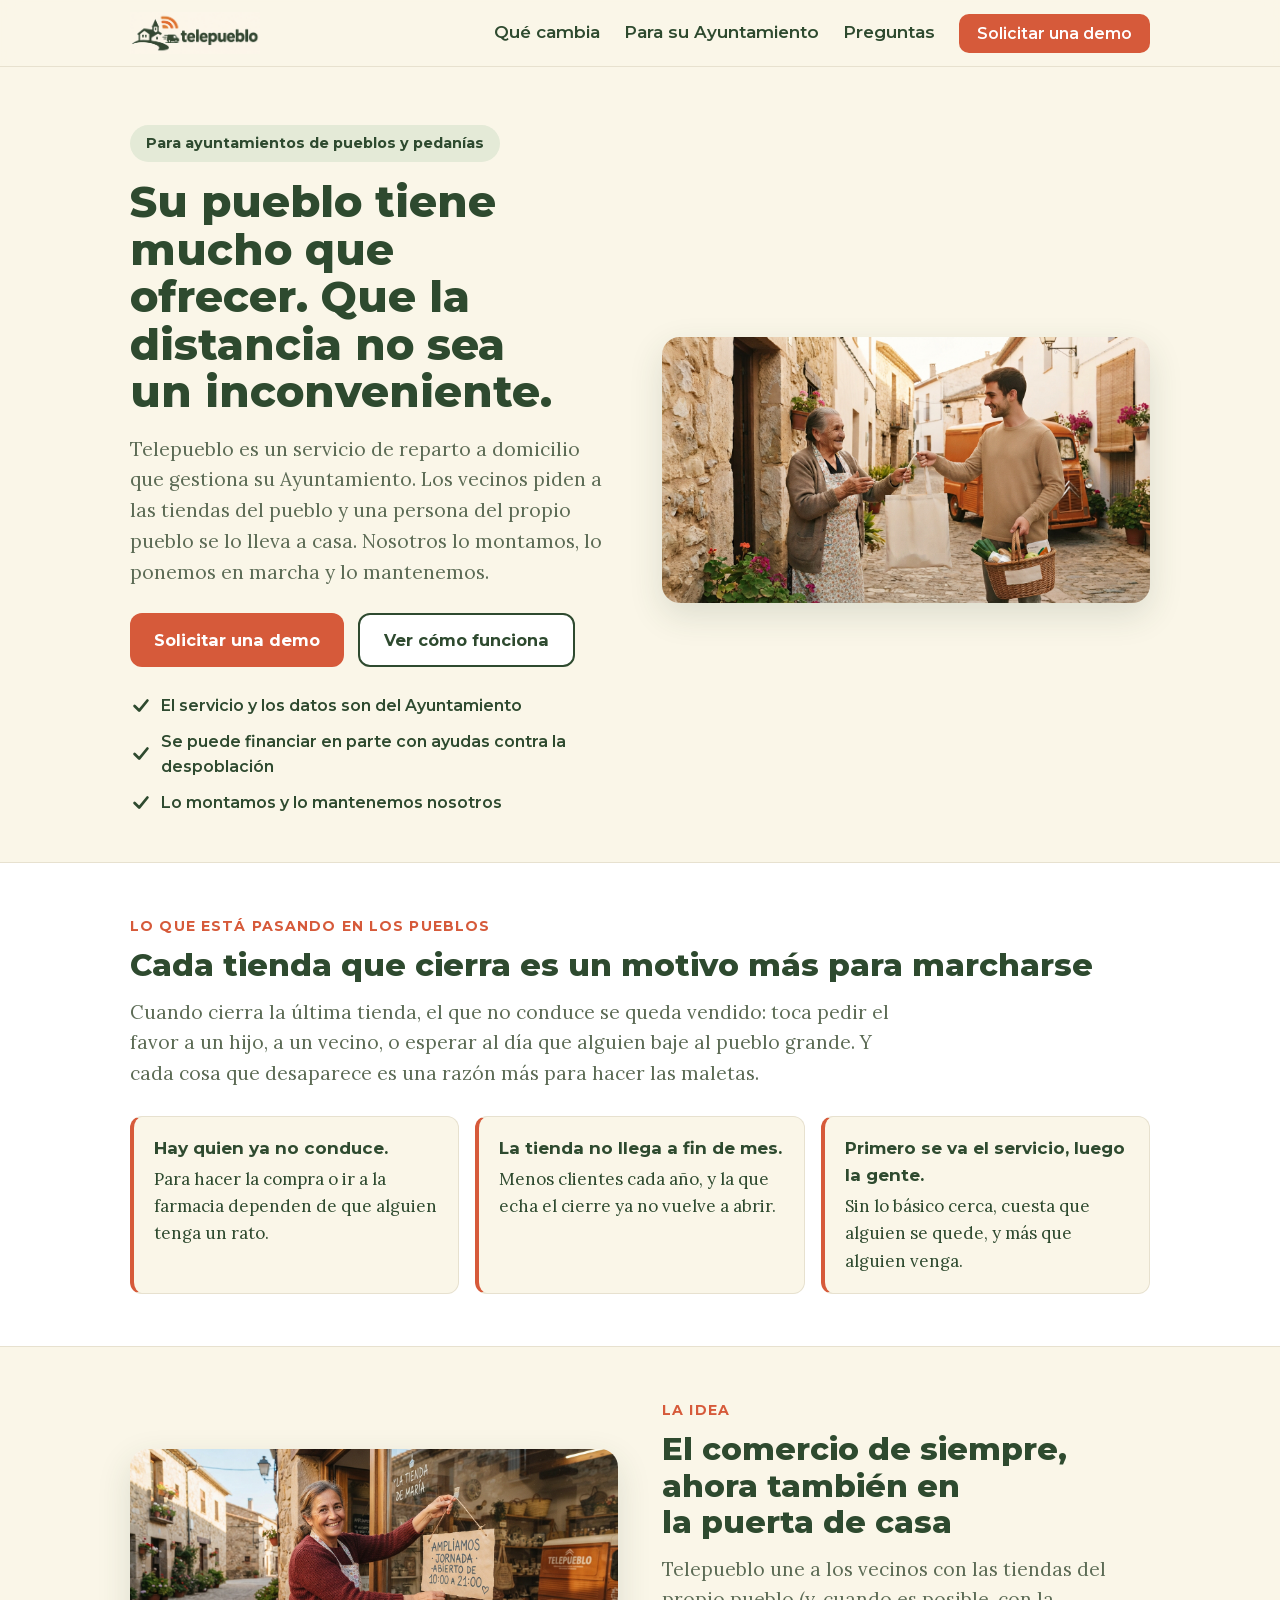
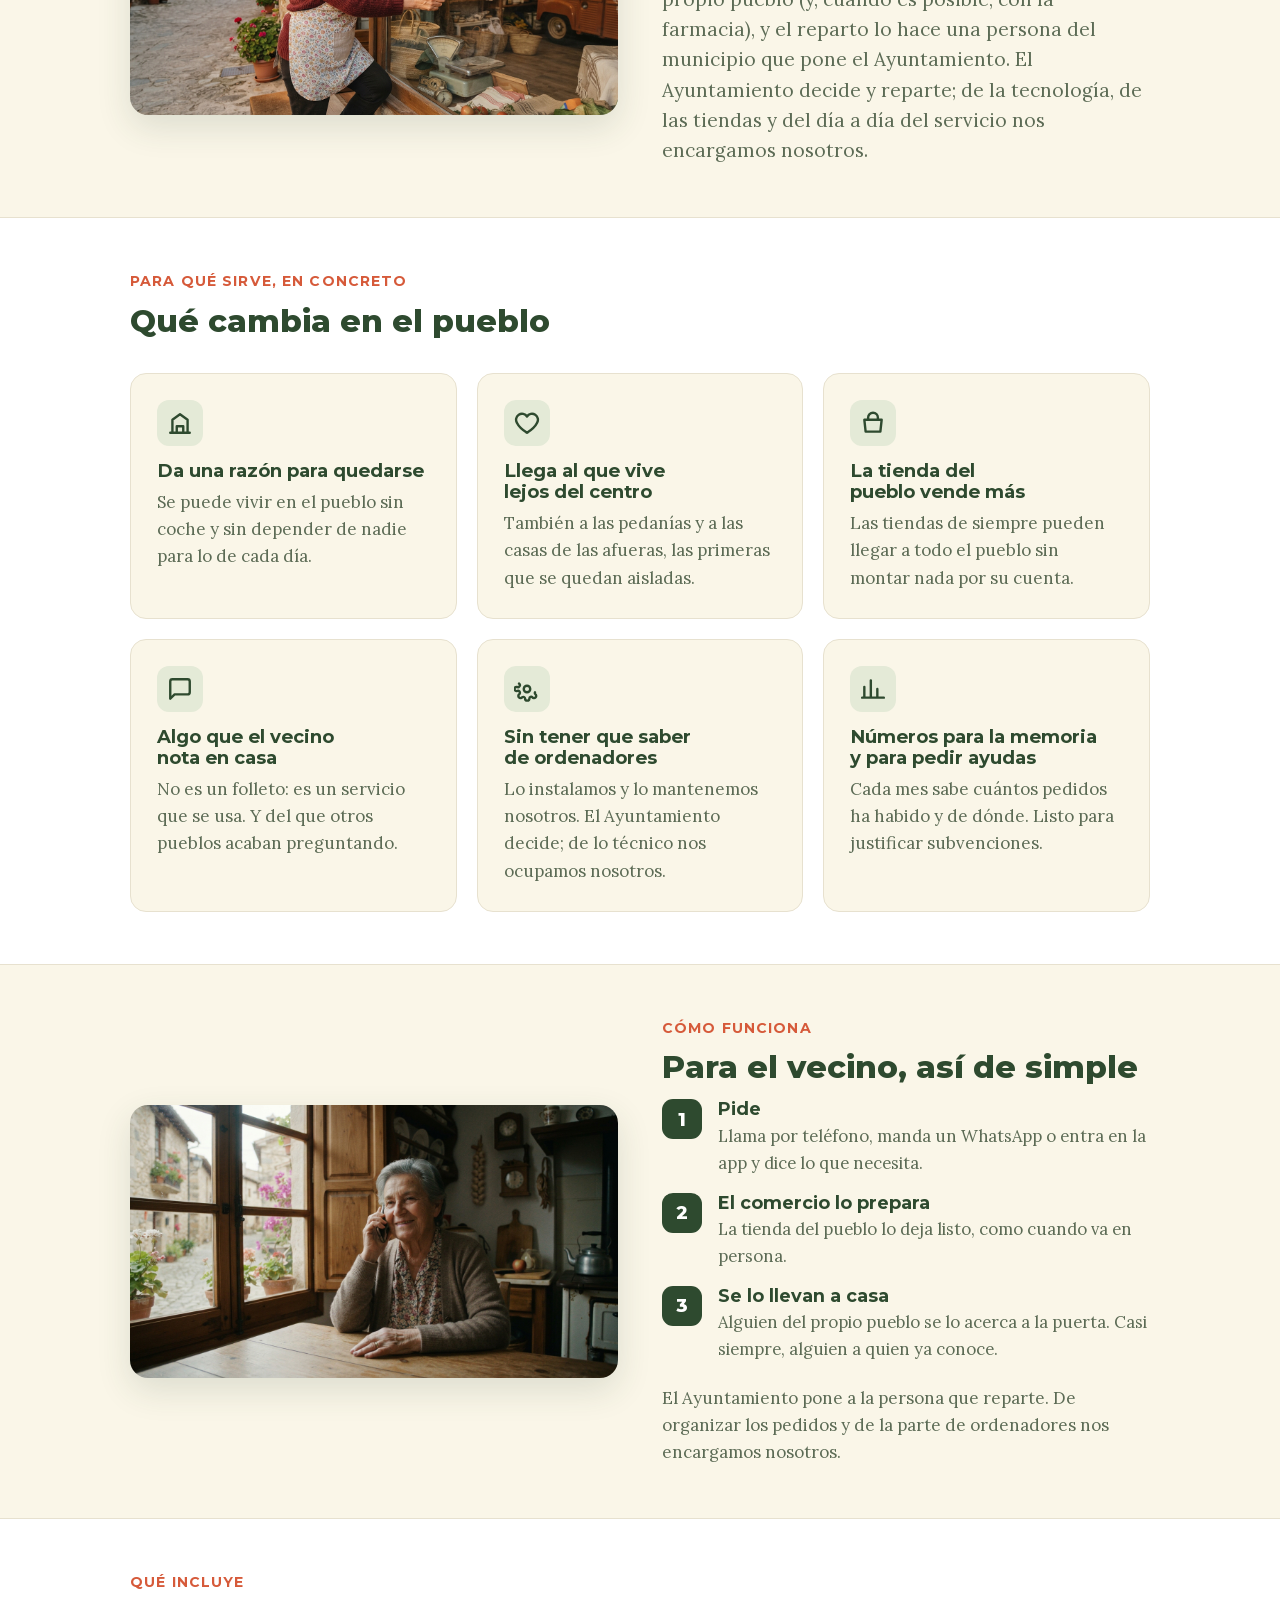
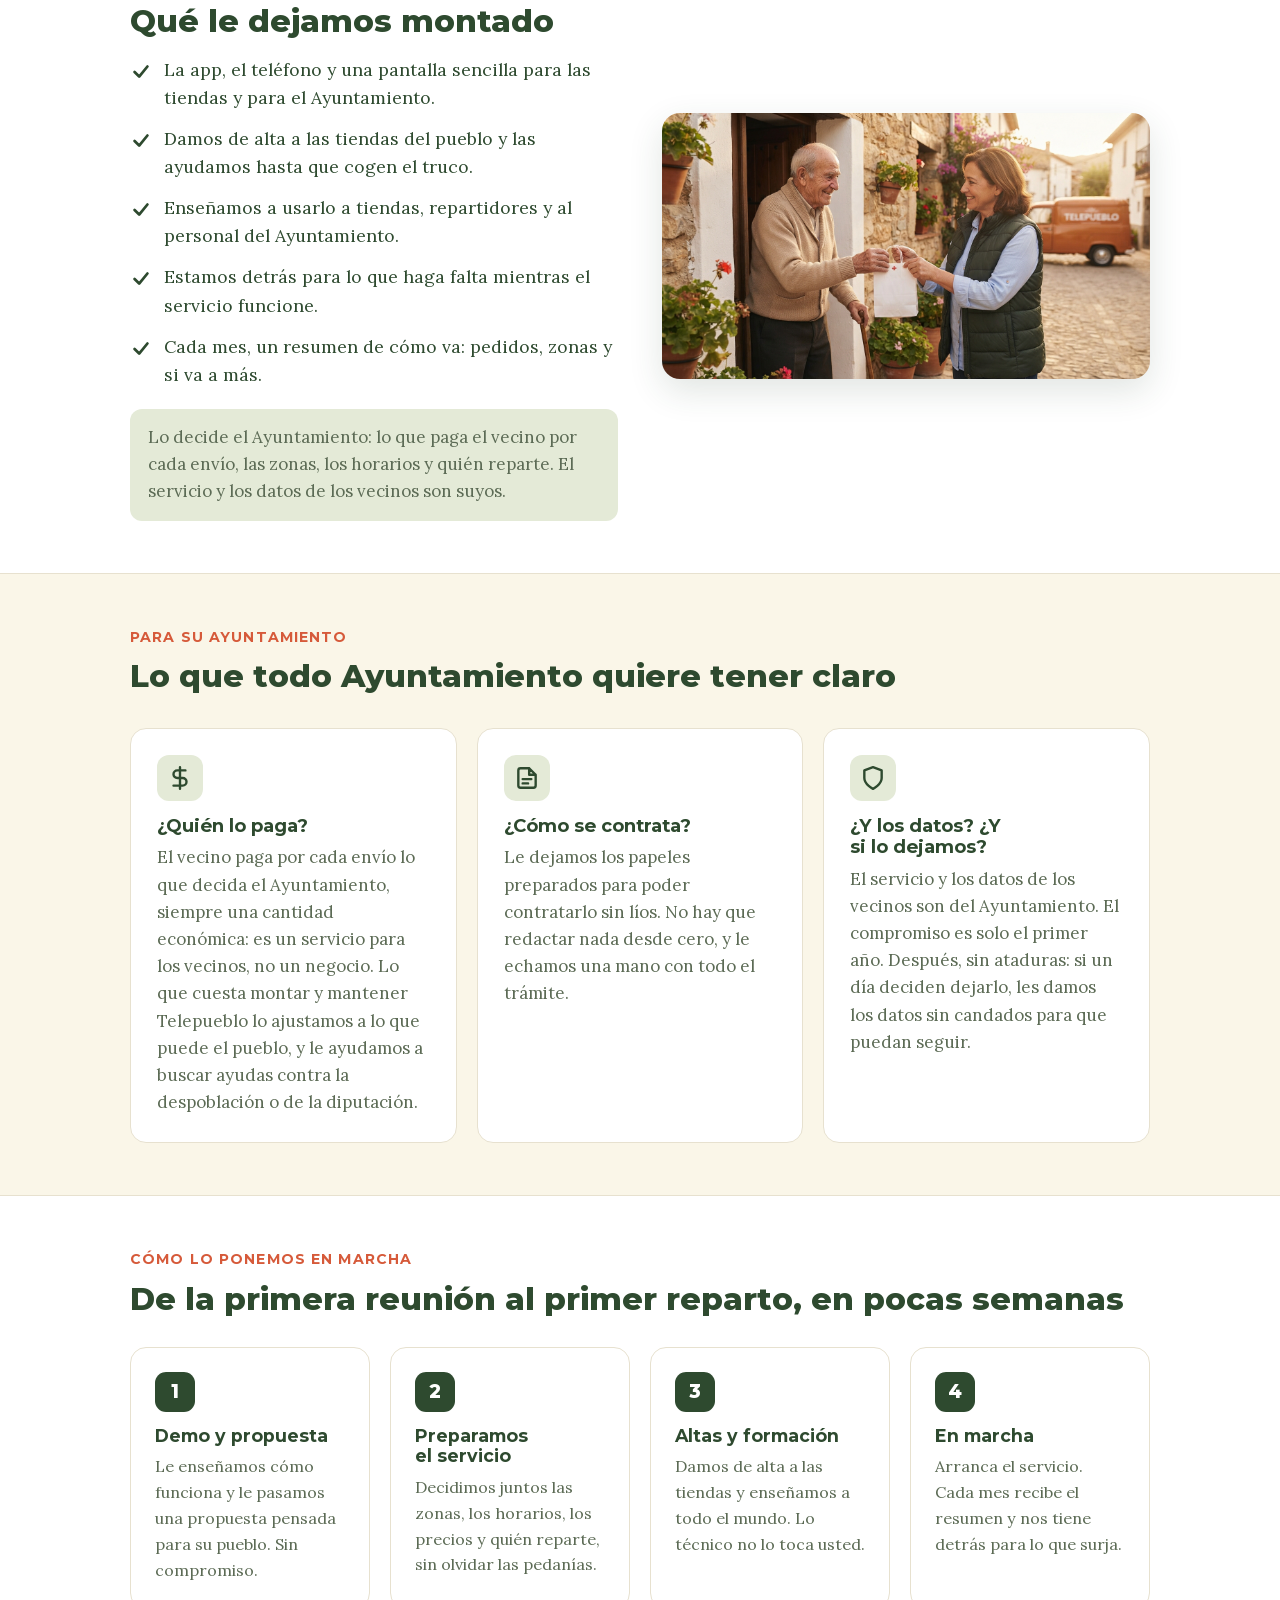
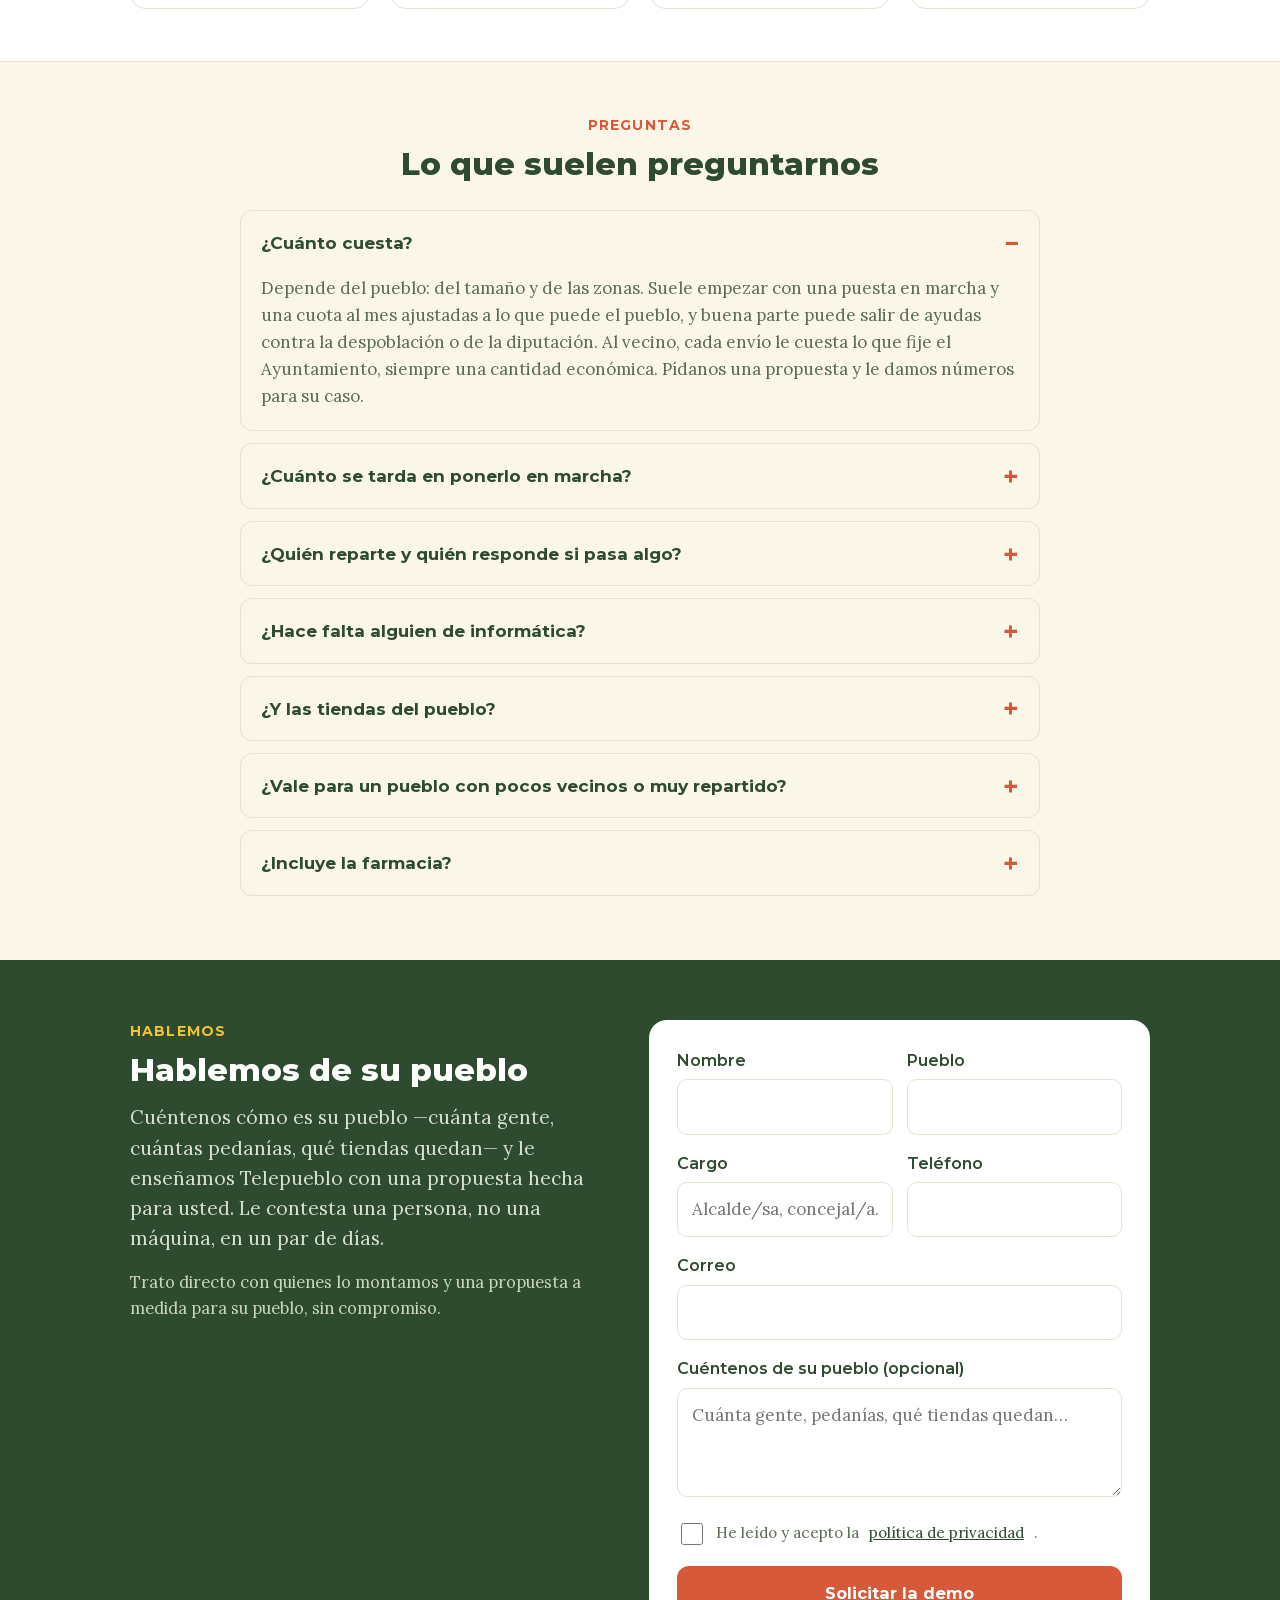
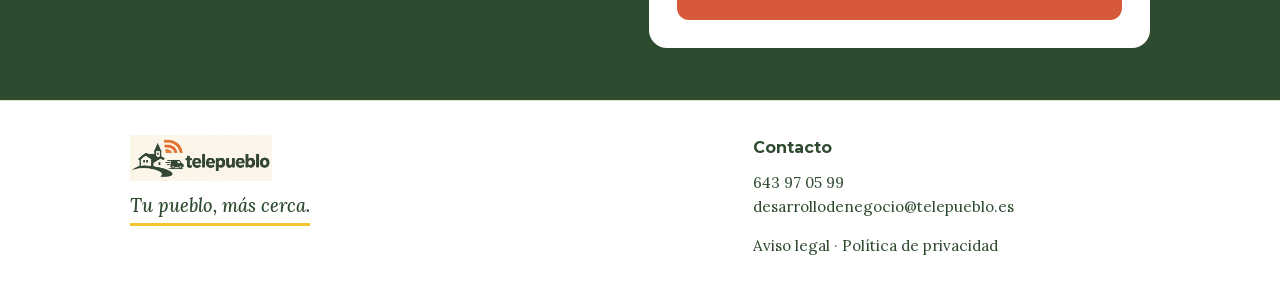
<file: index.html>
<!doctype html>
<html lang="es">
<head>
<meta charset="utf-8">
<meta name="viewport" content="width=device-width,initial-scale=1,viewport-fit=cover">
<title>Telepueblo · Tu pueblo, más cerca</title>
<meta name="description" content="Telepueblo es un servicio de reparto a domicilio que gestiona su Ayuntamiento: los vecinos piden a las tiendas y la farmacia del pueblo y alguien del propio pueblo se lo lleva a casa.">
<meta property="og:title" content="Telepueblo · tu pueblo, más cerca">
<meta property="og:description" content="El reparto a domicilio que gestiona su Ayuntamiento. Para que vivir lejos del centro no sea un inconveniente.">
<meta property="og:type" content="website">
<link rel="stylesheet" href="fonts/fonts.css">
<style>
/* Landing de Telepueblo para ayuntamientos. Marca: Verde Pueblo + Crema Rural + Teja + Oliva + Mostaza. Montserrat (títulos) + Lora (texto) */
:root{
  --verde:#2E4A2F; --crema:#FAF6E8; --teja:#D65A3A; --oliva:#A7B98F; --mostaza:#F4C430;
  --surface:#FFFFFF; --ink:#2E4A2F; --muted:#5C6B55; --line:#E7E1CF;
  --verde-soft:#ECF0E4; --teja-soft:#FBEADF; --oliva-soft:#E4EAD7; --mostaza-soft:#FCF1CF;
  --display:"Montserrat",system-ui,sans-serif; --body:"Lora",Georgia,serif;
  color-scheme:light;
}
*{box-sizing:border-box}
body{background:var(--crema);color:var(--ink);font:17px/1.6 var(--body);margin:0}
img{max-width:100%}
h1,h2,h3{font-family:var(--display);line-height:1.16;text-wrap:balance;color:var(--verde);margin:0}
p{margin:0}
a{color:var(--verde)}
.wrap{max-width:1060px;margin:0 auto;padding-left:max(20px,env(safe-area-inset-left,0px));padding-right:max(20px,env(safe-area-inset-right,0px))}
.btn{display:inline-flex;align-items:center;justify-content:center;gap:8px;font:700 1.02rem var(--display);border:0;border-radius:12px;padding:14px 24px;cursor:pointer;text-decoration:none;min-height:54px}
.btn.primary{background:var(--teja);color:#fff}
.btn.primary:hover{background:#bd4830}
.btn.ghost{background:#fff;color:var(--verde);border:2px solid var(--verde)}
.btn.ghost:hover{background:var(--verde-soft)}
.btn.sm{padding:10px 18px;min-height:0;font-size:.98rem;border-radius:10px}
.btn:focus-visible{outline:3px solid var(--mostaza);outline-offset:2px}
.logo{display:flex;align-items:center;text-decoration:none}
.logo-img{height:42px;width:auto;display:block}
.badge{display:inline-block;background:var(--oliva-soft);color:var(--verde);font-weight:700;font-size:.9rem;padding:7px 16px;border-radius:999px;font-family:var(--display)}
.claim{font-family:var(--body);font-style:italic;font-weight:500;color:var(--verde)}

header{position:sticky;top:0;background:rgba(250,246,232,.92);backdrop-filter:blur(8px);border-bottom:1px solid var(--line);z-index:10}
body::before{content:"";position:fixed;inset:0 0 auto;height:env(safe-area-inset-top,0px);background:var(--crema);z-index:11}
.hd{display:flex;align-items:center;justify-content:space-between;gap:16px;padding-block:12px}
.navlinks{display:flex;gap:24px;align-items:center}
.navlinks a{font-family:var(--display);font-weight:600;text-decoration:none;color:var(--verde)}
.navlinks a.plain:hover{color:var(--teja)}
@media (max-width:860px){.navlinks a.plain{display:none}}

.split{display:grid;grid-template-columns:1fr 1fr;gap:44px;align-items:center}
.photo{width:100%;border-radius:18px;display:block;box-shadow:0 12px 34px rgba(46,74,47,.14)}
@media (max-width:860px){.split{grid-template-columns:1fr;gap:26px}.split.rev .im{order:-1}}

.hero{padding-block:58px 46px}
.hero h1{font-size:2.7rem;font-weight:800;margin:16px 0 0;line-height:1.1}
.hero .sub{font-size:1.2rem;color:var(--muted);margin:18px 0 26px;max-width:46ch}
.cta-row{display:flex;gap:14px;flex-wrap:wrap}
.trust{display:flex;flex-direction:column;gap:10px;margin-top:26px}
.trust span{display:inline-flex;align-items:center;gap:9px;font-weight:600;color:var(--verde);font-size:1rem;font-family:var(--display)}
.trust svg{flex:none}
@media (max-width:860px){.hero h1{font-size:2.15rem}}

section{padding-block:52px}
.band{background:var(--surface);border-block:1px solid var(--line)}
.center{text-align:center}
.eyebrow{font-family:var(--display);font-weight:700;color:var(--teja);text-transform:uppercase;letter-spacing:.08em;font-size:.88rem;margin-bottom:10px}
.h2{font-size:1.95rem;font-weight:800;margin-bottom:14px}
.lead{font-size:1.18rem;color:var(--muted);max-width:64ch}
.center .lead{margin-inline:auto}

.problema .pills{display:grid;grid-template-columns:repeat(3,1fr);gap:16px;margin-top:28px}
.pill{background:var(--crema);border:1px solid var(--line);border-left:4px solid var(--teja);border-radius:12px;padding:18px 20px}
.pill b{font-family:var(--display);color:var(--verde);display:block;margin-bottom:4px}
@media (max-width:760px){.problema .pills{grid-template-columns:1fr}}

.benefits{display:grid;grid-template-columns:repeat(3,1fr);gap:20px;margin-top:34px}
.benefit{background:var(--surface);border:1px solid var(--line);border-radius:16px;padding:26px}
.band .benefit{background:var(--crema)}
.benefit .ic{width:46px;height:46px;border-radius:12px;display:grid;place-items:center;margin-bottom:14px;background:var(--oliva-soft)}
.benefit h3{font-size:1.14rem;margin-bottom:8px}
.benefit p{color:var(--muted)}
@media (max-width:820px){.benefits{grid-template-columns:1fr}}

.steplist{display:grid;gap:16px;margin-top:4px}
.steprow{display:flex;gap:16px;align-items:flex-start}
.steprow .n{flex:none;width:40px;height:40px;border-radius:11px;background:var(--verde);color:#fff;font-family:var(--display);font-weight:800;font-size:1.15rem;display:grid;place-items:center}
.steprow h3{font-size:1.12rem;margin-bottom:3px}
.steprow p{color:var(--muted);font-size:1.04rem}
.aftersteps{margin-top:22px;font-size:1.06rem;color:var(--muted)}

.proc{display:grid;grid-template-columns:repeat(4,1fr);gap:20px;margin-top:30px}
.proc .step{background:var(--surface);border:1px solid var(--line);border-radius:16px;padding:24px}
.proc .step .n{width:40px;height:40px;border-radius:11px;background:var(--verde);color:#fff;font-family:var(--display);font-weight:800;font-size:1.18rem;display:grid;place-items:center;margin-bottom:14px}
.proc .step h3{font-size:1.1rem;margin-bottom:8px}
.proc .step p{color:var(--muted);font-size:1.01rem}
@media (max-width:820px){.proc{grid-template-columns:1fr}}

.incluye ul{list-style:none;padding:0;margin:16px 0 0;display:grid;gap:13px}
.incluye li{display:flex;gap:12px;align-items:flex-start;font-size:1.1rem}
.incluye li svg{flex:none;margin-top:5px}
.incluye .note{margin-top:20px;color:var(--muted);background:var(--oliva-soft);border-radius:12px;padding:15px 18px}

.faq{max-width:800px;margin:28px auto 0}
.faq details{background:var(--crema);border:1px solid var(--line);border-radius:12px;margin-bottom:12px;overflow:hidden}
.faq summary{list-style:none;cursor:pointer;padding:18px 20px;font-family:var(--display);font-weight:700;color:var(--verde);font-size:1.07rem;display:flex;justify-content:space-between;align-items:center;gap:16px}
.faq summary::-webkit-details-marker{display:none}
.faq summary::after{content:"+";font-size:1.6rem;color:var(--teja);font-weight:700;line-height:1}
.faq details[open] summary::after{content:"\2212"}
.faq .ans{padding:0 20px 20px;color:var(--muted);font-size:1.06rem}

.demo{background:var(--verde);color:#fff}
.demo .h2{color:#fff}
.demo .lead{color:#D9E2CF}
.demo .eyebrow{color:var(--mostaza)}
.demo .pioneer{color:#CBD8BD;font-size:1.02rem;margin-top:16px;max-width:48ch}
.scarce{display:inline-flex;align-items:center;gap:8px;background:var(--mostaza);color:var(--verde);font-weight:700;font-family:var(--display);padding:7px 16px;border-radius:999px;margin-bottom:16px;font-size:.9rem}
.demo-grid{display:grid;grid-template-columns:1fr 1.05fr;gap:42px;align-items:start;margin-top:8px}
.form{background:var(--surface);border-radius:18px;padding:28px;color:var(--ink)}
.field{margin-bottom:16px}
.field label{display:block;font-family:var(--display);font-weight:600;color:var(--ink);margin-bottom:6px;font-size:1rem}
.field input,.field textarea{width:100%;font:inherit;color:var(--ink);padding:13px 14px;border:1.5px solid var(--line);border-radius:10px;background:#fff;min-height:50px}
.field input:focus,.field textarea:focus{outline:3px solid var(--oliva);outline-offset:1px;border-color:var(--oliva)}
.row{display:grid;grid-template-columns:1fr 1fr;gap:14px}
.consent{display:flex;gap:10px;align-items:flex-start;color:var(--muted);font-size:.95rem;margin:4px 0 18px}
.consent input{width:22px;height:22px;flex:none;margin-top:2px}
.form .btn.primary{width:100%}
.okmsg{color:var(--verde);font-weight:600;margin-top:12px;font-family:var(--display)}
@media (max-width:820px){.demo-grid{grid-template-columns:1fr}.row{grid-template-columns:1fr}}

footer{background:var(--surface);border-top:1px solid var(--line);padding-block:34px;color:var(--muted);font-size:.95rem}
.ft{display:grid;grid-template-columns:1.5fr 1fr;gap:28px;align-items:start}
.ft .claim{font-size:1.15rem;margin-top:10px;border-bottom:3px solid var(--mostaza);display:inline-block;padding-bottom:2px}
.ft h4{font-family:var(--display);font-weight:700;color:var(--verde);margin:0 0 10px;font-size:1rem}
.ft a{color:var(--verde);text-decoration:none}
@media (max-width:680px){.ft{grid-template-columns:1fr}}
</style>
</head>
<body>

<svg width="0" height="0" style="position:absolute" aria-hidden="true"><defs>
<path id="check" d="M5 12l5 5 9-11" fill="none" stroke="#2E4A2F" stroke-width="3" stroke-linecap="round" stroke-linejoin="round"/>
</defs></svg>

<header><div class="wrap hd">
  <a href="#inicio" class="logo"><img class="logo-img" src="logo-telepueblo.png" alt="Telepueblo"></a>
  <nav class="navlinks" aria-label="Secciones">
    <a class="plain" href="#beneficios">Qué cambia</a>
    <a class="plain" href="#ayuntamiento">Para su Ayuntamiento</a>
    <a class="plain" href="#faq">Preguntas</a>
    <a href="#demo" class="btn primary sm">Solicitar una demo</a>
  </nav>
</div></header>

<main id="inicio">
  <section class="hero"><div class="wrap split">
    <div>
      <span class="badge">Para ayuntamientos de pueblos y pedanías</span>
      <h1>Su pueblo tiene mucho que ofrecer. Que la distancia no sea un inconveniente.</h1>
      <p class="sub">Telepueblo es un servicio de reparto a domicilio que gestiona su Ayuntamiento. Los vecinos piden a las tiendas del pueblo y una persona del propio pueblo se lo lleva a casa. Nosotros lo montamos, lo ponemos en marcha y lo mantenemos.</p>
      <div class="cta-row">
        <a href="#demo" class="btn primary">Solicitar una demo</a>
        <a href="#como" class="btn ghost">Ver cómo funciona</a>
      </div>
      <div class="trust">
        <span><svg width="22" height="22" viewBox="0 0 24 24"><use href="#check"/></svg> El servicio y los datos son del Ayuntamiento</span>
        <span><svg width="22" height="22" viewBox="0 0 24 24"><use href="#check"/></svg> Se puede financiar en parte con ayudas contra la despoblación</span>
        <span><svg width="22" height="22" viewBox="0 0 24 24"><use href="#check"/></svg> Lo montamos y lo mantenemos nosotros</span>
      </div>
    </div>
    <div class="im"><img class="photo" src="foto-hero.jpg" alt="Un repartidor entrega la compra a una vecina mayor en la puerta de su casa del pueblo"></div>
  </div></section>

  <section class="band problema" id="problema"><div class="wrap">
    <p class="eyebrow">Lo que está pasando en los pueblos</p>
    <h2 class="h2">Cada tienda que cierra es un motivo más para marcharse</h2>
    <p class="lead">Cuando cierra la última tienda, el que no conduce se queda vendido: toca pedir el favor a un hijo, a un vecino, o esperar al día que alguien baje al pueblo grande. Y cada cosa que desaparece es una razón más para hacer las maletas.</p>
    <div class="pills">
      <div class="pill"><b>Hay quien ya no conduce.</b> Para hacer la compra o ir a la farmacia dependen de que alguien tenga un rato.</div>
      <div class="pill"><b>La tienda no llega a fin de mes.</b> Menos clientes cada año, y la que echa el cierre ya no vuelve a abrir.</div>
      <div class="pill"><b>Primero se va el servicio, luego la gente.</b> Sin lo básico cerca, cuesta que alguien se quede, y más que alguien venga.</div>
    </div>
  </div></section>

  <section id="solucion"><div class="wrap split">
    <div class="im"><img class="photo" src="foto-tienda.jpg" alt="Una comerciante del pueblo cuelga un cartel: Ampliamos jornada, abierto de 10:00 a 21:00"></div>
    <div>
      <p class="eyebrow">La idea</p>
      <h2 class="h2">El comercio de siempre, ahora también en la puerta de casa</h2>
      <p class="lead">Telepueblo une a los vecinos con las tiendas del propio pueblo (y, cuando es posible, con la farmacia), y el reparto lo hace una persona del municipio que pone el Ayuntamiento. El Ayuntamiento decide y reparte; de la tecnología, de las tiendas y del día a día del servicio nos encargamos nosotros.</p>
    </div>
  </div></section>

  <section class="band" id="beneficios"><div class="wrap">
    <p class="eyebrow">Para qué sirve, en concreto</p>
    <h2 class="h2">Qué cambia en el pueblo</h2>
    <div class="benefits">
      <div class="benefit"><div class="ic"><svg width="26" height="26" viewBox="0 0 24 24" fill="none" stroke="#2E4A2F" stroke-width="2.2" stroke-linecap="round" stroke-linejoin="round"><path d="M3 21h18M5 21V9l7-5 7 5v12M9 21v-6h6v6"/></svg></div><h3>Da una razón para quedarse</h3><p>Se puede vivir en el pueblo sin coche y sin depender de nadie para lo de cada día.</p></div>
      <div class="benefit"><div class="ic"><svg width="26" height="26" viewBox="0 0 24 24" fill="none" stroke="#2E4A2F" stroke-width="2.2" stroke-linecap="round" stroke-linejoin="round"><path d="M12 21s-7-4.4-9.2-9A5 5 0 0 1 12 6a5 5 0 0 1 9.2 6c-2.2 4.6-9.2 9-9.2 9Z"/></svg></div><h3>Llega al que vive lejos del centro</h3><p>También a las pedanías y a las casas de las afueras, las primeras que se quedan aisladas.</p></div>
      <div class="benefit"><div class="ic"><svg width="26" height="26" viewBox="0 0 24 24" fill="none" stroke="#2E4A2F" stroke-width="2.2" stroke-linecap="round" stroke-linejoin="round"><path d="M4 9h16l-1.2 11H5.2L4 9ZM7.5 9V7a4.5 4.5 0 0 1 9 0v2"/></svg></div><h3>La tienda del pueblo vende más</h3><p>Las tiendas de siempre pueden llegar a todo el pueblo sin montar nada por su cuenta.</p></div>
      <div class="benefit"><div class="ic"><svg width="26" height="26" viewBox="0 0 24 24" fill="none" stroke="#2E4A2F" stroke-width="2.2" stroke-linecap="round" stroke-linejoin="round"><path d="M21 15a2 2 0 0 1-2 2H7l-4 4V5a2 2 0 0 1 2-2h14a2 2 0 0 1 2 2Z"/></svg></div><h3>Algo que el vecino nota en casa</h3><p>No es un folleto: es un servicio que se usa. Y del que otros pueblos acaban preguntando.</p></div>
      <div class="benefit"><div class="ic"><svg width="26" height="26" viewBox="0 0 24 24" fill="none" stroke="#2E4A2F" stroke-width="2.2" stroke-linecap="round" stroke-linejoin="round"><path d="M12 15a3 3 0 1 0 0-6 3 3 0 0 0 0 6Z"/><path d="M19.4 15a1.6 1.6 0 0 0 .3 1.8 2 2 0 1 1-2.8 2.8 1.6 1.6 0 0 0-2.7 1.1 2 2 0 1 1-4 0 1.6 1.6 0 0 0-2.6-1.1 2 2 0 1 1-2.8-2.8A1.6 1.6 0 0 0 2.6 14H2.5a2 2 0 1 1 0-4A1.6 1.6 0 0 0 4.6 7"/></svg></div><h3>Sin tener que saber de ordenadores</h3><p>Lo instalamos y lo mantenemos nosotros. El Ayuntamiento decide; de lo técnico nos ocupamos nosotros.</p></div>
      <div class="benefit"><div class="ic"><svg width="26" height="26" viewBox="0 0 24 24" fill="none" stroke="#2E4A2F" stroke-width="2.2" stroke-linecap="round" stroke-linejoin="round"><path d="M4 20V10M10 20V4M16 20v-8M22 20H2"/></svg></div><h3>Números para la memoria y para pedir ayudas</h3><p>Cada mes sabe cuántos pedidos ha habido y de dónde. Listo para justificar subvenciones.</p></div>
    </div>
  </div></section>

  <section id="como"><div class="wrap split">
    <div class="im"><img class="photo" src="foto-telefono.jpg" alt="Una vecina mayor llama por teléfono desde la cocina de su casa"></div>
    <div>
      <p class="eyebrow">Cómo funciona</p>
      <h2 class="h2">Para el vecino, así de simple</h2>
      <div class="steplist">
        <div class="steprow"><div class="n">1</div><div><h3>Pide</h3><p>Llama por teléfono, manda un WhatsApp o entra en la app y dice lo que necesita.</p></div></div>
        <div class="steprow"><div class="n">2</div><div><h3>El comercio lo prepara</h3><p>La tienda del pueblo lo deja listo, como cuando va en persona.</p></div></div>
        <div class="steprow"><div class="n">3</div><div><h3>Se lo llevan a casa</h3><p>Alguien del propio pueblo se lo acerca a la puerta. Casi siempre, alguien a quien ya conoce.</p></div></div>
      </div>
      <p class="aftersteps">El Ayuntamiento pone a la persona que reparte. De organizar los pedidos y de la parte de ordenadores nos encargamos nosotros.</p>
    </div>
  </div></section>

  <section class="band" id="incluye"><div class="wrap split incluye">
    <div>
      <p class="eyebrow">Qué incluye</p>
      <h2 class="h2">Qué le dejamos montado</h2>
      <ul>
        <li><svg width="22" height="22" viewBox="0 0 24 24"><use href="#check"/></svg> La app, el teléfono y una pantalla sencilla para las tiendas y para el Ayuntamiento.</li>
        <li><svg width="22" height="22" viewBox="0 0 24 24"><use href="#check"/></svg> Damos de alta a las tiendas del pueblo y las ayudamos hasta que cogen el truco.</li>
        <li><svg width="22" height="22" viewBox="0 0 24 24"><use href="#check"/></svg> Enseñamos a usarlo a tiendas, repartidores y al personal del Ayuntamiento.</li>
        <li><svg width="22" height="22" viewBox="0 0 24 24"><use href="#check"/></svg> Estamos detrás para lo que haga falta mientras el servicio funcione.</li>
        <li><svg width="22" height="22" viewBox="0 0 24 24"><use href="#check"/></svg> Cada mes, un resumen de cómo va: pedidos, zonas y si va a más.</li>
      </ul>
      <p class="note">Lo decide el Ayuntamiento: lo que paga el vecino por cada envío, las zonas, los horarios y quién reparte. El servicio y los datos de los vecinos son suyos.</p>
    </div>
    <div class="im"><img class="photo" src="foto-farmacia.jpg" alt="Una repartidora entrega una bolsa de la farmacia a un anciano en la puerta de su casa"></div>
  </div></section>

  <section id="ayuntamiento"><div class="wrap">
    <p class="eyebrow">Para su Ayuntamiento</p>
    <h2 class="h2">Lo que todo Ayuntamiento quiere tener claro</h2>
    <div class="benefits">
      <div class="benefit"><div class="ic"><svg width="26" height="26" viewBox="0 0 24 24" fill="none" stroke="#2E4A2F" stroke-width="2.2" stroke-linecap="round" stroke-linejoin="round"><path d="M12 2v20M17 5H9.5a3.5 3.5 0 0 0 0 7h5a3.5 3.5 0 0 1 0 7H6"/></svg></div><h3>¿Quién lo paga?</h3><p>El vecino paga por cada envío lo que decida el Ayuntamiento, siempre una cantidad económica: es un servicio para los vecinos, no un negocio. Lo que cuesta montar y mantener Telepueblo lo ajustamos a lo que puede el pueblo, y le ayudamos a buscar ayudas contra la despoblación o de la diputación.</p></div>
      <div class="benefit"><div class="ic"><svg width="26" height="26" viewBox="0 0 24 24" fill="none" stroke="#2E4A2F" stroke-width="2.2" stroke-linecap="round" stroke-linejoin="round"><path d="M14 3H6a2 2 0 0 0-2 2v14a2 2 0 0 0 2 2h12a2 2 0 0 0 2-2V9Zm0 0v6h6M8 13h8M8 17h5"/></svg></div><h3>¿Cómo se contrata?</h3><p>Le dejamos los papeles preparados para poder contratarlo sin líos. No hay que redactar nada desde cero, y le echamos una mano con todo el trámite.</p></div>
      <div class="benefit"><div class="ic"><svg width="26" height="26" viewBox="0 0 24 24" fill="none" stroke="#2E4A2F" stroke-width="2.2" stroke-linecap="round" stroke-linejoin="round"><path d="M12 22s8-4 8-10V5l-8-3-8 3v7c0 6 8 10 8 10Z"/></svg></div><h3>¿Y los datos? ¿Y si lo dejamos?</h3><p>El servicio y los datos de los vecinos son del Ayuntamiento. El compromiso es solo el primer año. Después, sin ataduras: si un día deciden dejarlo, les damos los datos sin candados para que puedan seguir.</p></div>
    </div>
  </div></section>

  <section class="band" id="puesta"><div class="wrap">
    <p class="eyebrow">Cómo lo ponemos en marcha</p>
    <h2 class="h2">De la primera reunión al primer reparto, en pocas semanas</h2>
    <div class="proc">
      <div class="step"><div class="n">1</div><h3>Demo y propuesta</h3><p>Le enseñamos cómo funciona y le pasamos una propuesta pensada para su pueblo. Sin compromiso.</p></div>
      <div class="step"><div class="n">2</div><h3>Preparamos el servicio</h3><p>Decidimos juntos las zonas, los horarios, los precios y quién reparte, sin olvidar las pedanías.</p></div>
      <div class="step"><div class="n">3</div><h3>Altas y formación</h3><p>Damos de alta a las tiendas y enseñamos a todo el mundo. Lo técnico no lo toca usted.</p></div>
      <div class="step"><div class="n">4</div><h3>En marcha</h3><p>Arranca el servicio. Cada mes recibe el resumen y nos tiene detrás para lo que surja.</p></div>
    </div>
  </div></section>

  <section id="faq"><div class="wrap">
    <p class="eyebrow center">Preguntas</p>
    <h2 class="h2 center">Lo que suelen preguntarnos</h2>
    <div class="faq">
      <details open><summary>¿Cuánto cuesta?</summary><div class="ans">Depende del pueblo: del tamaño y de las zonas. Suele empezar con una puesta en marcha y una cuota al mes ajustadas a lo que puede el pueblo, y buena parte puede salir de ayudas contra la despoblación o de la diputación. Al vecino, cada envío le cuesta lo que fije el Ayuntamiento, siempre una cantidad económica. Pídanos una propuesta y le damos números para su caso.</div></details>
      <details><summary>¿Cuánto se tarda en ponerlo en marcha?</summary><div class="ans">Unas pocas semanas desde la primera reunión: lo que lleva preparar el servicio, dar de alta a las tiendas y enseñar a todos.</div></details>
      <details><summary>¿Quién reparte y quién responde si pasa algo?</summary><div class="ans">Reparte una persona del pueblo que contrata el Ayuntamiento, con el seguro del propio Ayuntamiento. Nosotros le enseñamos a usar Telepueblo y le organizamos los pedidos para que solo tenga que llevarlos.</div></details>
      <details><summary>¿Hace falta alguien de informática?</summary><div class="ans">No. De los ordenadores y del soporte nos encargamos nosotros. Ustedes deciden y ponen a la persona que reparte.</div></details>
      <details><summary>¿Y las tiendas del pueblo?</summary><div class="ans">Les damos de alta y las acompañamos hasta que cogen soltura. No necesitan saber de tecnología para vender a domicilio.</div></details>
      <details><summary>¿Vale para un pueblo con pocos vecinos o muy repartido?</summary><div class="ans">Sí. De hecho es donde más se nota. Ningún pueblo es demasiado pequeño para esto: el problema casi nunca es el tamaño, sino lo lejos que queda todo y lo mal resuelto que está el día a día. Telepueblo está pensado justo para pueblos con pedanías y casas alejadas del centro.</div></details>
      <details><summary>¿Incluye la farmacia?</summary><div class="ans">La farmacia es un caso aparte. Depende de los acuerdos con el Colegio de Farmacéuticos de su provincia, así que no se puede dar por hecho. Si al Ayuntamiento le interesa, nosotros hacemos de intermediarios con el Colegio para estudiar si en su caso sería posible y en qué condiciones.</div></details>
    </div>
  </div></section>

  <section class="demo" id="demo"><div class="wrap">
    <div class="demo-grid">
      <div>
        <p class="eyebrow">Hablemos</p>
        <h2 class="h2">Hablemos de su pueblo</h2>
        <p class="lead">Cuéntenos cómo es su pueblo —cuánta gente, cuántas pedanías, qué tiendas quedan— y le enseñamos Telepueblo con una propuesta hecha para usted. Le contesta una persona, no una máquina, en un par de días.</p>
        <p class="pioneer">Trato directo con quienes lo montamos y una propuesta a medida para su pueblo, sin compromiso.</p>
      </div>
      <form class="form" id="demoForm" novalidate>
        <div class="row">
          <div class="field"><label for="nombre">Nombre</label><input id="nombre" name="nombre" required autocomplete="name"></div>
          <div class="field"><label for="municipio">Pueblo</label><input id="municipio" name="municipio" required></div>
        </div>
        <div class="row">
          <div class="field"><label for="cargo">Cargo</label><input id="cargo" name="cargo" placeholder="Alcalde/sa, concejal/a…"></div>
          <div class="field"><label for="telefono">Teléfono</label><input id="telefono" name="telefono" type="tel" autocomplete="tel"></div>
        </div>
        <div class="field"><label for="correo">Correo</label><input id="correo" name="correo" type="email" required autocomplete="email"></div>
        <div class="field"><label for="mensaje">Cuéntenos de su pueblo (opcional)</label><textarea id="mensaje" name="mensaje" rows="3" placeholder="Cuánta gente, pedanías, qué tiendas quedan…"></textarea></div>
        <label class="consent"><input type="checkbox" id="consent" required> He leído y acepto la <a href="privacidad.html" target="_blank">política de privacidad</a>.</label>
        <button type="submit" class="btn primary">Solicitar la demo</button>
        <p class="okmsg" id="okmsg" hidden>Recibido. Le escribimos en un par de días, tres como mucho.</p>
      </form>
    </div>
  </div></section>
</main>

<footer><div class="wrap ft">
  <div>
    <a href="#inicio" class="logo"><img class="logo-img" src="logo-telepueblo.png" alt="Telepueblo" style="height:46px"></a>
    <div class="claim">Tu pueblo, más cerca.</div>
  </div>
  <div>
    <h4>Contacto</h4>
    <p><a href="tel:+34643970599">643 97 05 99</a><br>
    <a href="mailto:desarrollodenegocio@telepueblo.es">desarrollodenegocio@telepueblo.es</a></p>
    <p style="margin-top:14px"><a href="aviso-legal.html">Aviso legal</a> · <a href="privacidad.html">Política de privacidad</a></p>
  </div>
</div></footer>

<script>
// El formulario se envía a Zoho Forms (servidores en la UE). Los avisos llegan por correo a Vera.
var ZOHO_URL='https://forms.zohopublic.eu/veraalonsovein1/form/TelepuebloSolicituddedemo/formperma/eVgN-7cvJ7XETtsC5bQ5-miaKeDcommQSCr9sdHEys8/htmlRecords/submit';
document.getElementById('demoForm').addEventListener('submit',function(e){
  e.preventDefault();
  if(!this.checkValidity()){this.reportValidity();return;}
  var f=this, b=f.querySelector('button[type=submit]'), v=function(id){return document.getElementById(id).value.trim();};
  var d=new FormData();
  d.append('SingleLine',v('nombre'));
  d.append('SingleLine2',v('municipio'));
  d.append('SingleLine1',v('cargo'));
  d.append('SingleLine3',v('telefono'));
  d.append('Email',v('correo'));
  d.append('MultiLine',v('mensaje'));
  d.append('zf_referrer_name','');d.append('zf_redirect_url','');d.append('zc_gad','');
  b.disabled=true;b.textContent='Enviando…';
  fetch(ZOHO_URL,{method:'POST',body:d,mode:'no-cors'}).then(function(){
    document.getElementById('okmsg').hidden=false;b.textContent='Enviado ✓';
  }).catch(function(){
    b.disabled=false;b.textContent='Solicitar la demo';
    var m=document.getElementById('okmsg');m.hidden=false;
    m.textContent='No se ha podido enviar. Escríbanos a desarrollodenegocio@telepueblo.es o llame al 643 97 05 99.';
  });
});
</script>

</body></html>
</file>
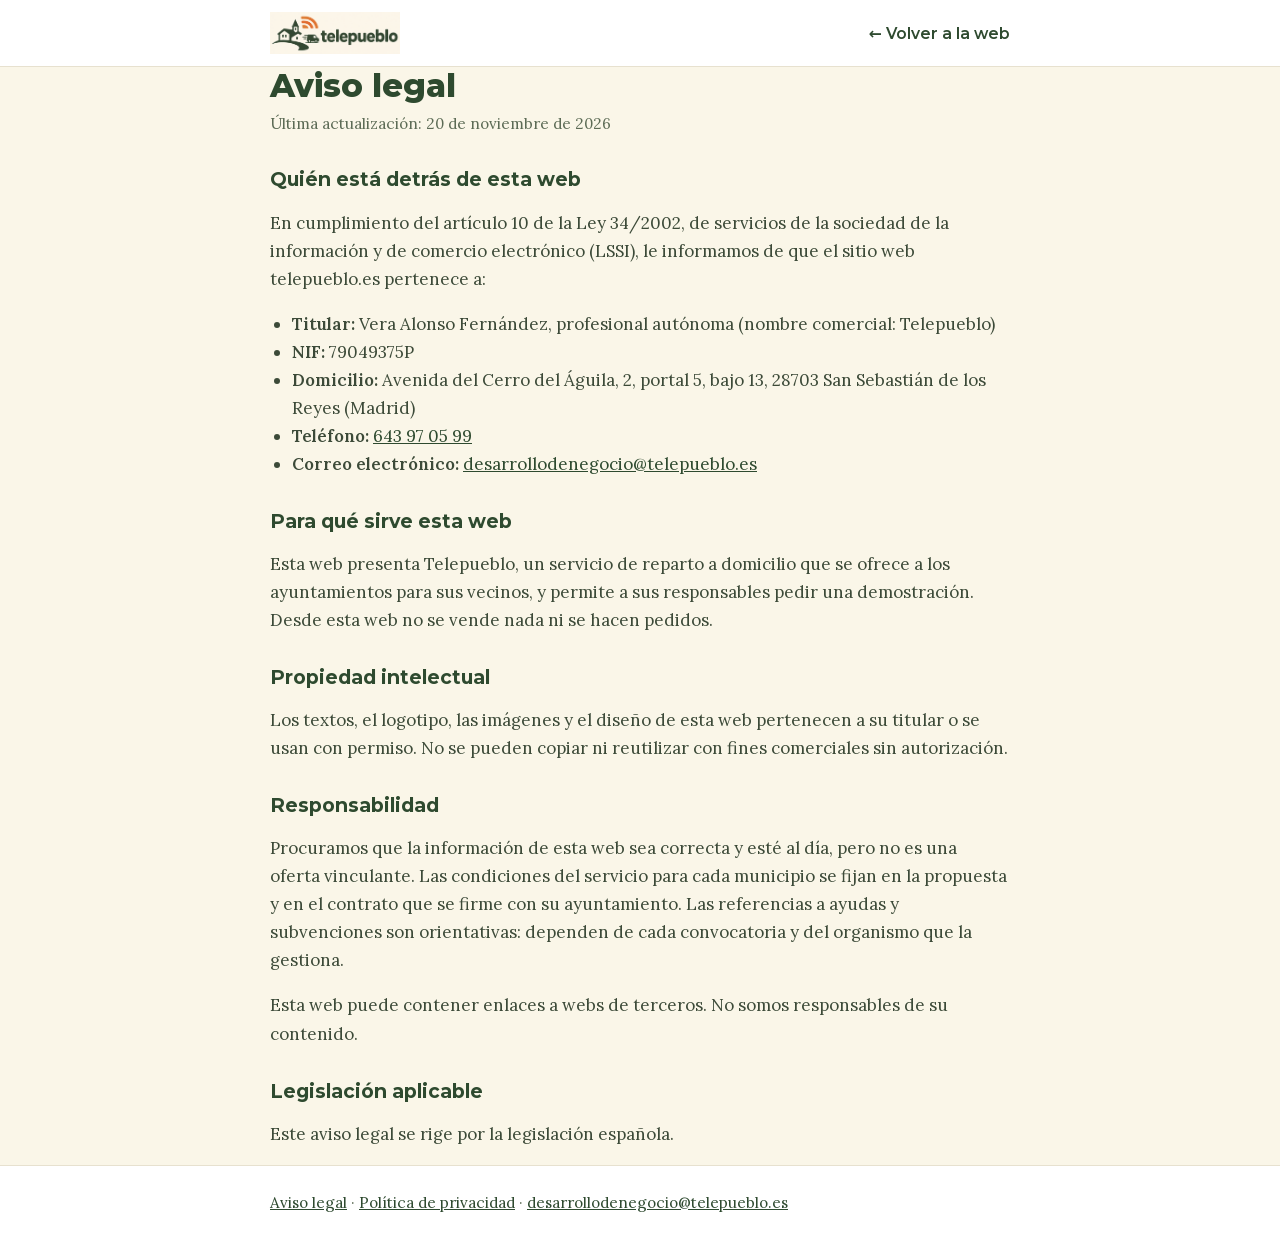
<file: aviso-legal.html>
<!doctype html>
<html lang="es">
<head>
<meta charset="utf-8">
<meta name="viewport" content="width=device-width,initial-scale=1">
<title>Aviso legal · Telepueblo</title>
<meta name="robots" content="noindex">
<link rel="stylesheet" href="fonts/fonts.css">
<style>
:root{--verde:#2E4A2F;--crema:#FAF6E8;--teja:#D65A3A;--muted:#5C6B55;--line:#E7E1CF}
*{box-sizing:border-box}
body{margin:0;background:var(--crema);color:var(--verde);font:17px/1.65 "Lora",Georgia,serif}
header{border-bottom:1px solid var(--line);background:#fff}
.wrap{max-width:780px;margin:0 auto;padding:0 20px}
header .wrap{display:flex;align-items:center;justify-content:space-between;padding-block:12px}
header img{height:42px;display:block}
header a.back{font:600 .98rem "Montserrat",system-ui,sans-serif;color:var(--verde);text-decoration:none}
main{padding-block:40px 56px}
h1,h2{font-family:"Montserrat",system-ui,sans-serif;line-height:1.2}
h1{font-size:2rem;font-weight:800;margin:0 0 6px}
h2{font-size:1.2rem;font-weight:700;margin:32px 0 8px}
p,li{color:#3C4A38}
.fecha{color:var(--muted);font-size:.95rem;margin:0 0 24px}
a{color:var(--verde)}
ul{padding-left:22px}
footer{border-top:1px solid var(--line);background:#fff;padding-block:24px;font-size:.95rem;color:var(--muted)}
</style>
</head>
<body>
<header><div class="wrap"><a href="index.html"><img src="logo-telepueblo.png" alt="Telepueblo"></a><a class="back" href="index.html">← Volver a la web</a></div></header>
<main class="wrap">
<h1>Aviso legal</h1>
<p class="fecha">Última actualización: 20 de noviembre de 2026</p>
<h2>Quién está detrás de esta web</h2>
<p>En cumplimiento del artículo 10 de la Ley 34/2002, de servicios de la sociedad de la información y de comercio electrónico (LSSI), le informamos de que el sitio web telepueblo.es pertenece a:</p>
<ul>
<li><b>Titular:</b> Vera Alonso Fernández, profesional autónoma (nombre comercial: Telepueblo)</li>
<li><b>NIF:</b> 79049375P</li>
<li><b>Domicilio:</b> Avenida del Cerro del Águila, 2, portal 5, bajo 13, 28703 San Sebastián de los Reyes (Madrid)</li>
<li><b>Teléfono:</b> <a href="tel:+34643970599">643 97 05 99</a></li>
<li><b>Correo electrónico:</b> <a href="mailto:desarrollodenegocio@telepueblo.es">desarrollodenegocio@telepueblo.es</a></li>
</ul>
<h2>Para qué sirve esta web</h2>
<p>Esta web presenta Telepueblo, un servicio de reparto a domicilio que se ofrece a los ayuntamientos para sus vecinos, y permite a sus responsables pedir una demostración. Desde esta web no se vende nada ni se hacen pedidos.</p>
<h2>Propiedad intelectual</h2>
<p>Los textos, el logotipo, las imágenes y el diseño de esta web pertenecen a su titular o se usan con permiso. No se pueden copiar ni reutilizar con fines comerciales sin autorización.</p>
<h2>Responsabilidad</h2>
<p>Procuramos que la información de esta web sea correcta y esté al día, pero no es una oferta vinculante. Las condiciones del servicio para cada municipio se fijan en la propuesta y en el contrato que se firme con su ayuntamiento. Las referencias a ayudas y subvenciones son orientativas: dependen de cada convocatoria y del organismo que la gestiona.</p>
<p>Esta web puede contener enlaces a webs de terceros. No somos responsables de su contenido.</p>
<h2>Legislación aplicable</h2>
<p>Este aviso legal se rige por la legislación española.</p>
</main>
<footer><div class="wrap"><a href="aviso-legal.html">Aviso legal</a> · <a href="privacidad.html">Política de privacidad</a> · <a href="mailto:desarrollodenegocio@telepueblo.es">desarrollodenegocio@telepueblo.es</a></div></footer>
</body>
</html>
</file>
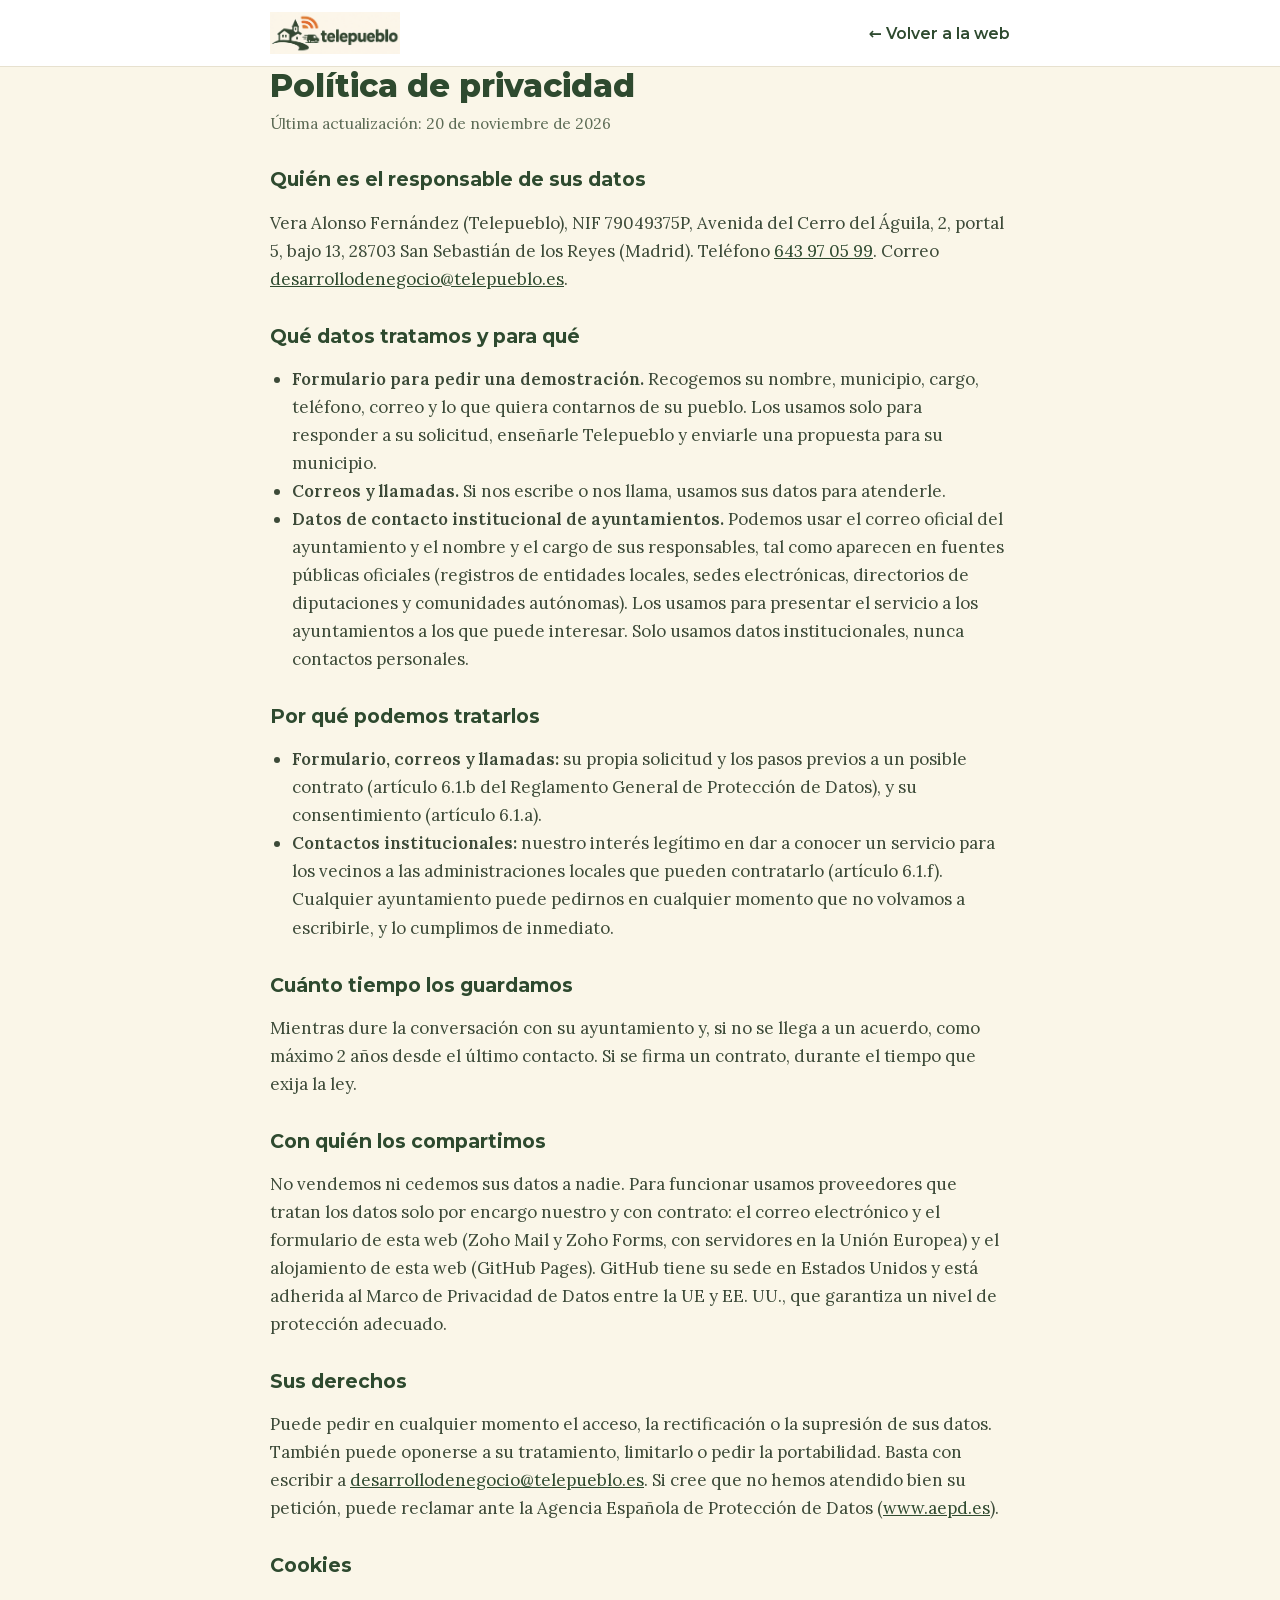
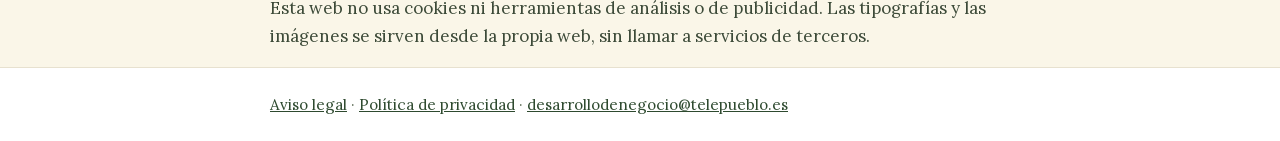
<file: privacidad.html>
<!doctype html>
<html lang="es">
<head>
<meta charset="utf-8">
<meta name="viewport" content="width=device-width,initial-scale=1">
<title>Política de privacidad · Telepueblo</title>
<meta name="robots" content="noindex">
<link rel="stylesheet" href="fonts/fonts.css">
<style>
:root{--verde:#2E4A2F;--crema:#FAF6E8;--teja:#D65A3A;--muted:#5C6B55;--line:#E7E1CF}
*{box-sizing:border-box}
body{margin:0;background:var(--crema);color:var(--verde);font:17px/1.65 "Lora",Georgia,serif}
header{border-bottom:1px solid var(--line);background:#fff}
.wrap{max-width:780px;margin:0 auto;padding:0 20px}
header .wrap{display:flex;align-items:center;justify-content:space-between;padding-block:12px}
header img{height:42px;display:block}
header a.back{font:600 .98rem "Montserrat",system-ui,sans-serif;color:var(--verde);text-decoration:none}
main{padding-block:40px 56px}
h1,h2{font-family:"Montserrat",system-ui,sans-serif;line-height:1.2}
h1{font-size:2rem;font-weight:800;margin:0 0 6px}
h2{font-size:1.2rem;font-weight:700;margin:32px 0 8px}
p,li{color:#3C4A38}
.fecha{color:var(--muted);font-size:.95rem;margin:0 0 24px}
a{color:var(--verde)}
ul{padding-left:22px}
footer{border-top:1px solid var(--line);background:#fff;padding-block:24px;font-size:.95rem;color:var(--muted)}
</style>
</head>
<body>
<header><div class="wrap"><a href="index.html"><img src="logo-telepueblo.png" alt="Telepueblo"></a><a class="back" href="index.html">← Volver a la web</a></div></header>
<main class="wrap">
<h1>Política de privacidad</h1>
<p class="fecha">Última actualización: 20 de noviembre de 2026</p>
<h2>Quién es el responsable de sus datos</h2>
<p>Vera Alonso Fernández (Telepueblo), NIF 79049375P, Avenida del Cerro del Águila, 2, portal 5, bajo 13, 28703 San Sebastián de los Reyes (Madrid). Teléfono <a href="tel:+34643970599">643 97 05 99</a>. Correo <a href="mailto:desarrollodenegocio@telepueblo.es">desarrollodenegocio@telepueblo.es</a>.</p>
<h2>Qué datos tratamos y para qué</h2>
<ul>
<li><b>Formulario para pedir una demostración.</b> Recogemos su nombre, municipio, cargo, teléfono, correo y lo que quiera contarnos de su pueblo. Los usamos solo para responder a su solicitud, enseñarle Telepueblo y enviarle una propuesta para su municipio.</li>
<li><b>Correos y llamadas.</b> Si nos escribe o nos llama, usamos sus datos para atenderle.</li>
<li><b>Datos de contacto institucional de ayuntamientos.</b> Podemos usar el correo oficial del ayuntamiento y el nombre y el cargo de sus responsables, tal como aparecen en fuentes públicas oficiales (registros de entidades locales, sedes electrónicas, directorios de diputaciones y comunidades autónomas). Los usamos para presentar el servicio a los ayuntamientos a los que puede interesar. Solo usamos datos institucionales, nunca contactos personales.</li>
</ul>
<h2>Por qué podemos tratarlos</h2>
<ul>
<li><b>Formulario, correos y llamadas:</b> su propia solicitud y los pasos previos a un posible contrato (artículo 6.1.b del Reglamento General de Protección de Datos), y su consentimiento (artículo 6.1.a).</li>
<li><b>Contactos institucionales:</b> nuestro interés legítimo en dar a conocer un servicio para los vecinos a las administraciones locales que pueden contratarlo (artículo 6.1.f). Cualquier ayuntamiento puede pedirnos en cualquier momento que no volvamos a escribirle, y lo cumplimos de inmediato.</li>
</ul>
<h2>Cuánto tiempo los guardamos</h2>
<p>Mientras dure la conversación con su ayuntamiento y, si no se llega a un acuerdo, como máximo 2 años desde el último contacto. Si se firma un contrato, durante el tiempo que exija la ley.</p>
<h2>Con quién los compartimos</h2>
<p>No vendemos ni cedemos sus datos a nadie. Para funcionar usamos proveedores que tratan los datos solo por encargo nuestro y con contrato: el correo electrónico y el formulario de esta web (Zoho Mail y Zoho Forms, con servidores en la Unión Europea) y el alojamiento de esta web (GitHub Pages). GitHub tiene su sede en Estados Unidos y está adherida al Marco de Privacidad de Datos entre la UE y EE. UU., que garantiza un nivel de protección adecuado.</p>
<h2>Sus derechos</h2>
<p>Puede pedir en cualquier momento el acceso, la rectificación o la supresión de sus datos. También puede oponerse a su tratamiento, limitarlo o pedir la portabilidad. Basta con escribir a <a href="mailto:desarrollodenegocio@telepueblo.es">desarrollodenegocio@telepueblo.es</a>. Si cree que no hemos atendido bien su petición, puede reclamar ante la Agencia Española de Protección de Datos (<a href="https://www.aepd.es" target="_blank" rel="noopener">www.aepd.es</a>).</p>
<h2>Cookies</h2>
<p>Esta web no usa cookies ni herramientas de análisis o de publicidad. Las tipografías y las imágenes se sirven desde la propia web, sin llamar a servicios de terceros.</p>
</main>
<footer><div class="wrap"><a href="aviso-legal.html">Aviso legal</a> · <a href="privacidad.html">Política de privacidad</a> · <a href="mailto:desarrollodenegocio@telepueblo.es">desarrollodenegocio@telepueblo.es</a></div></footer>
</body>
</html>
</file>
<file: fonts/fonts.css>
/* latin-ext */
@font-face {
  font-family: 'Lora';
  font-style: italic;
  font-weight: 500;
  font-display: swap;
  src: url(lora-500-italic-latin-ext.woff2) format('woff2');
  unicode-range: U+0100-02BA, U+02BD-02C5, U+02C7-02CC, U+02CE-02D7, U+02DD-02FF, U+0304, U+0308, U+0329, U+1D00-1DBF, U+1E00-1E9F, U+1EF2-1EFF, U+2020, U+20A0-20AB, U+20AD-20C4, U+2113, U+2C60-2C7F, U+A720-A7FF;
}
/* latin */
@font-face {
  font-family: 'Lora';
  font-style: italic;
  font-weight: 500;
  font-display: swap;
  src: url(lora-500-italic-latin.woff2) format('woff2');
  unicode-range: U+0000-00FF, U+0131, U+0152-0153, U+02BB-02BC, U+02C6, U+02DA, U+02DC, U+0304, U+0308, U+0329, U+2000-206F, U+20AC, U+2122, U+2191, U+2193, U+2212, U+2215, U+FEFF, U+FFFD;
}
/* latin-ext */
@font-face {
  font-family: 'Lora';
  font-style: normal;
  font-weight: 400;
  font-display: swap;
  src: url(lora-400-normal-latin-ext.woff2) format('woff2');
  unicode-range: U+0100-02BA, U+02BD-02C5, U+02C7-02CC, U+02CE-02D7, U+02DD-02FF, U+0304, U+0308, U+0329, U+1D00-1DBF, U+1E00-1E9F, U+1EF2-1EFF, U+2020, U+20A0-20AB, U+20AD-20C4, U+2113, U+2C60-2C7F, U+A720-A7FF;
}
/* latin */
@font-face {
  font-family: 'Lora';
  font-style: normal;
  font-weight: 400;
  font-display: swap;
  src: url(lora-400-normal-latin.woff2) format('woff2');
  unicode-range: U+0000-00FF, U+0131, U+0152-0153, U+02BB-02BC, U+02C6, U+02DA, U+02DC, U+0304, U+0308, U+0329, U+2000-206F, U+20AC, U+2122, U+2191, U+2193, U+2212, U+2215, U+FEFF, U+FFFD;
}
/* latin-ext */
@font-face {
  font-family: 'Lora';
  font-style: normal;
  font-weight: 500;
  font-display: swap;
  src: url(lora-500-normal-latin-ext.woff2) format('woff2');
  unicode-range: U+0100-02BA, U+02BD-02C5, U+02C7-02CC, U+02CE-02D7, U+02DD-02FF, U+0304, U+0308, U+0329, U+1D00-1DBF, U+1E00-1E9F, U+1EF2-1EFF, U+2020, U+20A0-20AB, U+20AD-20C4, U+2113, U+2C60-2C7F, U+A720-A7FF;
}
/* latin */
@font-face {
  font-family: 'Lora';
  font-style: normal;
  font-weight: 500;
  font-display: swap;
  src: url(lora-500-normal-latin.woff2) format('woff2');
  unicode-range: U+0000-00FF, U+0131, U+0152-0153, U+02BB-02BC, U+02C6, U+02DA, U+02DC, U+0304, U+0308, U+0329, U+2000-206F, U+20AC, U+2122, U+2191, U+2193, U+2212, U+2215, U+FEFF, U+FFFD;
}
/* latin-ext */
@font-face {
  font-family: 'Lora';
  font-style: normal;
  font-weight: 600;
  font-display: swap;
  src: url(lora-600-normal-latin-ext.woff2) format('woff2');
  unicode-range: U+0100-02BA, U+02BD-02C5, U+02C7-02CC, U+02CE-02D7, U+02DD-02FF, U+0304, U+0308, U+0329, U+1D00-1DBF, U+1E00-1E9F, U+1EF2-1EFF, U+2020, U+20A0-20AB, U+20AD-20C4, U+2113, U+2C60-2C7F, U+A720-A7FF;
}
/* latin */
@font-face {
  font-family: 'Lora';
  font-style: normal;
  font-weight: 600;
  font-display: swap;
  src: url(lora-600-normal-latin.woff2) format('woff2');
  unicode-range: U+0000-00FF, U+0131, U+0152-0153, U+02BB-02BC, U+02C6, U+02DA, U+02DC, U+0304, U+0308, U+0329, U+2000-206F, U+20AC, U+2122, U+2191, U+2193, U+2212, U+2215, U+FEFF, U+FFFD;
}
/* latin-ext */
@font-face {
  font-family: 'Montserrat';
  font-style: normal;
  font-weight: 600;
  font-display: swap;
  src: url(montserrat-600-normal-latin-ext.woff2) format('woff2');
  unicode-range: U+0100-02BA, U+02BD-02C5, U+02C7-02CC, U+02CE-02D7, U+02DD-02FF, U+0304, U+0308, U+0329, U+1D00-1DBF, U+1E00-1E9F, U+1EF2-1EFF, U+2020, U+20A0-20AB, U+20AD-20C4, U+2113, U+2C60-2C7F, U+A720-A7FF;
}
/* latin */
@font-face {
  font-family: 'Montserrat';
  font-style: normal;
  font-weight: 600;
  font-display: swap;
  src: url(montserrat-600-normal-latin.woff2) format('woff2');
  unicode-range: U+0000-00FF, U+0131, U+0152-0153, U+02BB-02BC, U+02C6, U+02DA, U+02DC, U+0304, U+0308, U+0329, U+2000-206F, U+20AC, U+2122, U+2191, U+2193, U+2212, U+2215, U+FEFF, U+FFFD;
}
/* latin-ext */
@font-face {
  font-family: 'Montserrat';
  font-style: normal;
  font-weight: 700;
  font-display: swap;
  src: url(montserrat-700-normal-latin-ext.woff2) format('woff2');
  unicode-range: U+0100-02BA, U+02BD-02C5, U+02C7-02CC, U+02CE-02D7, U+02DD-02FF, U+0304, U+0308, U+0329, U+1D00-1DBF, U+1E00-1E9F, U+1EF2-1EFF, U+2020, U+20A0-20AB, U+20AD-20C4, U+2113, U+2C60-2C7F, U+A720-A7FF;
}
/* latin */
@font-face {
  font-family: 'Montserrat';
  font-style: normal;
  font-weight: 700;
  font-display: swap;
  src: url(montserrat-700-normal-latin.woff2) format('woff2');
  unicode-range: U+0000-00FF, U+0131, U+0152-0153, U+02BB-02BC, U+02C6, U+02DA, U+02DC, U+0304, U+0308, U+0329, U+2000-206F, U+20AC, U+2122, U+2191, U+2193, U+2212, U+2215, U+FEFF, U+FFFD;
}
/* latin-ext */
@font-face {
  font-family: 'Montserrat';
  font-style: normal;
  font-weight: 800;
  font-display: swap;
  src: url(montserrat-800-normal-latin-ext.woff2) format('woff2');
  unicode-range: U+0100-02BA, U+02BD-02C5, U+02C7-02CC, U+02CE-02D7, U+02DD-02FF, U+0304, U+0308, U+0329, U+1D00-1DBF, U+1E00-1E9F, U+1EF2-1EFF, U+2020, U+20A0-20AB, U+20AD-20C4, U+2113, U+2C60-2C7F, U+A720-A7FF;
}
/* latin */
@font-face {
  font-family: 'Montserrat';
  font-style: normal;
  font-weight: 800;
  font-display: swap;
  src: url(montserrat-800-normal-latin.woff2) format('woff2');
  unicode-range: U+0000-00FF, U+0131, U+0152-0153, U+02BB-02BC, U+02C6, U+02DA, U+02DC, U+0304, U+0308, U+0329, U+2000-206F, U+20AC, U+2122, U+2191, U+2193, U+2212, U+2215, U+FEFF, U+FFFD;
}
</file>
